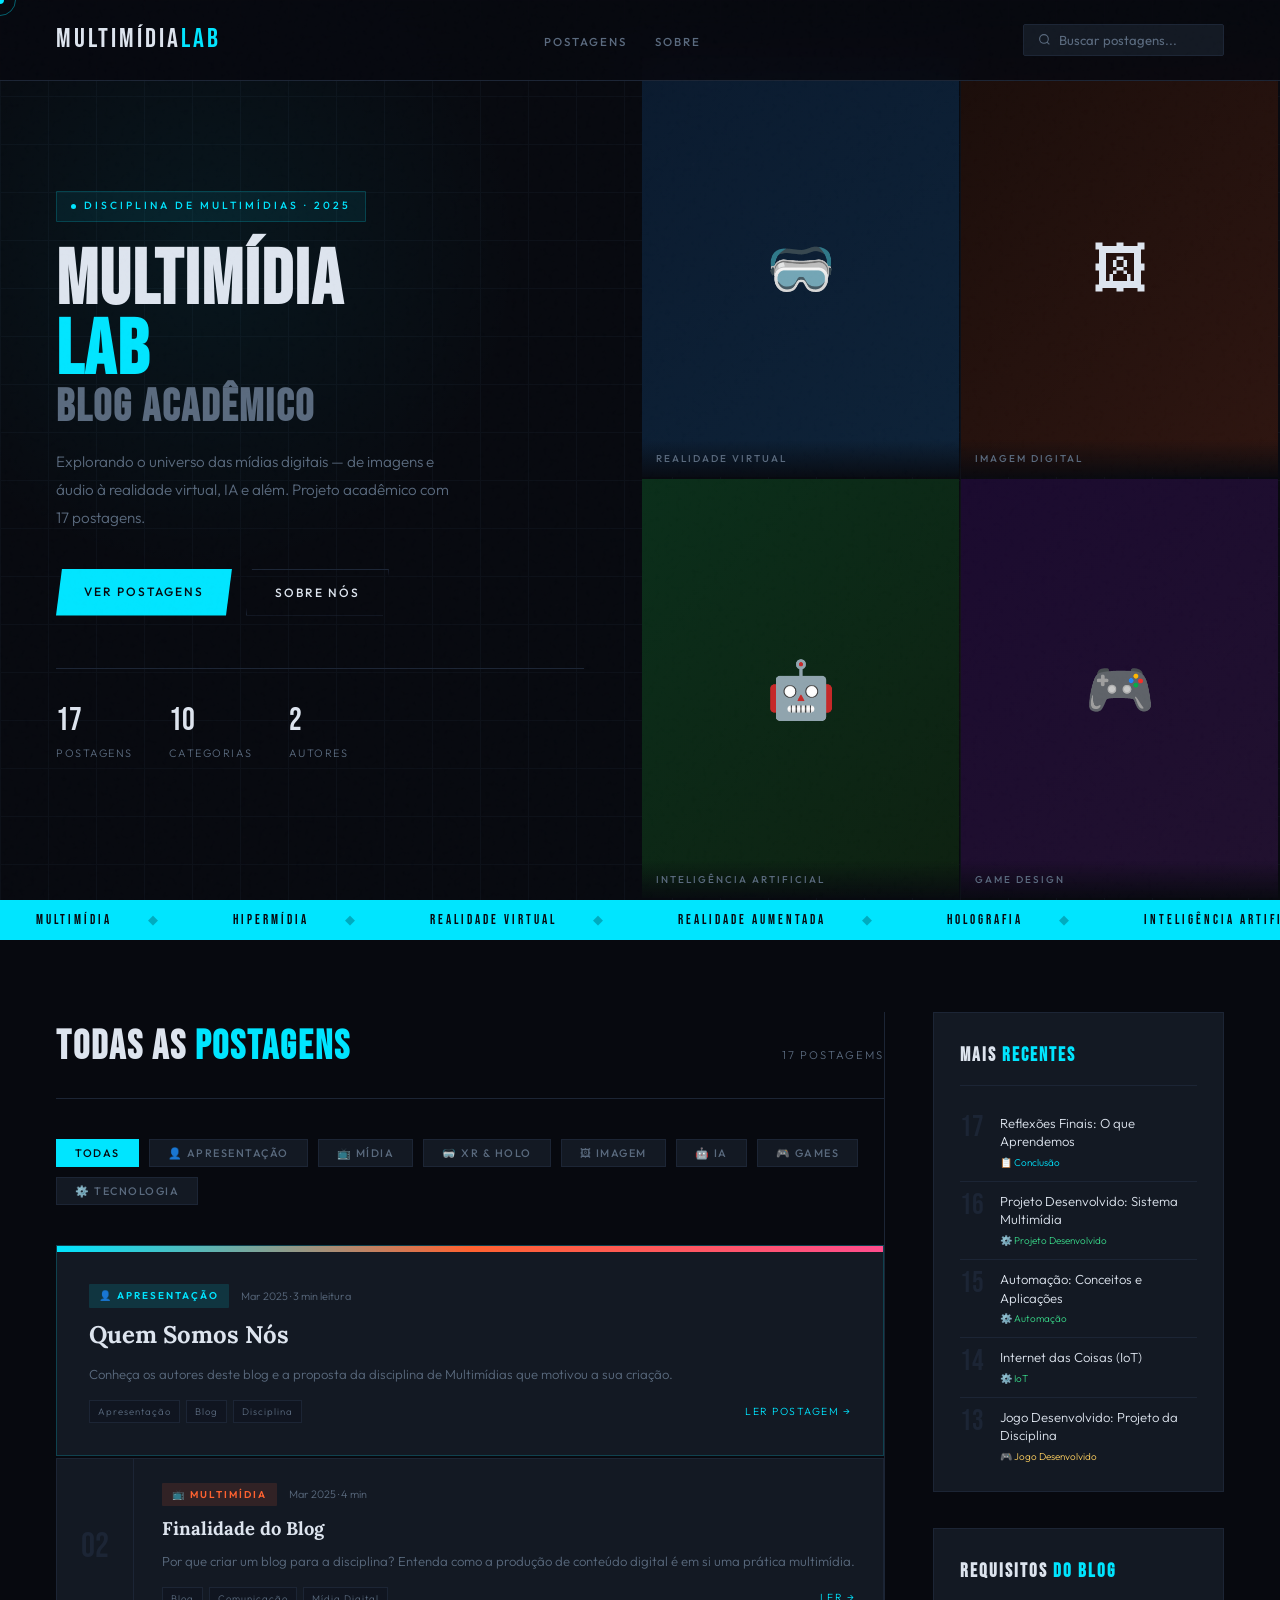
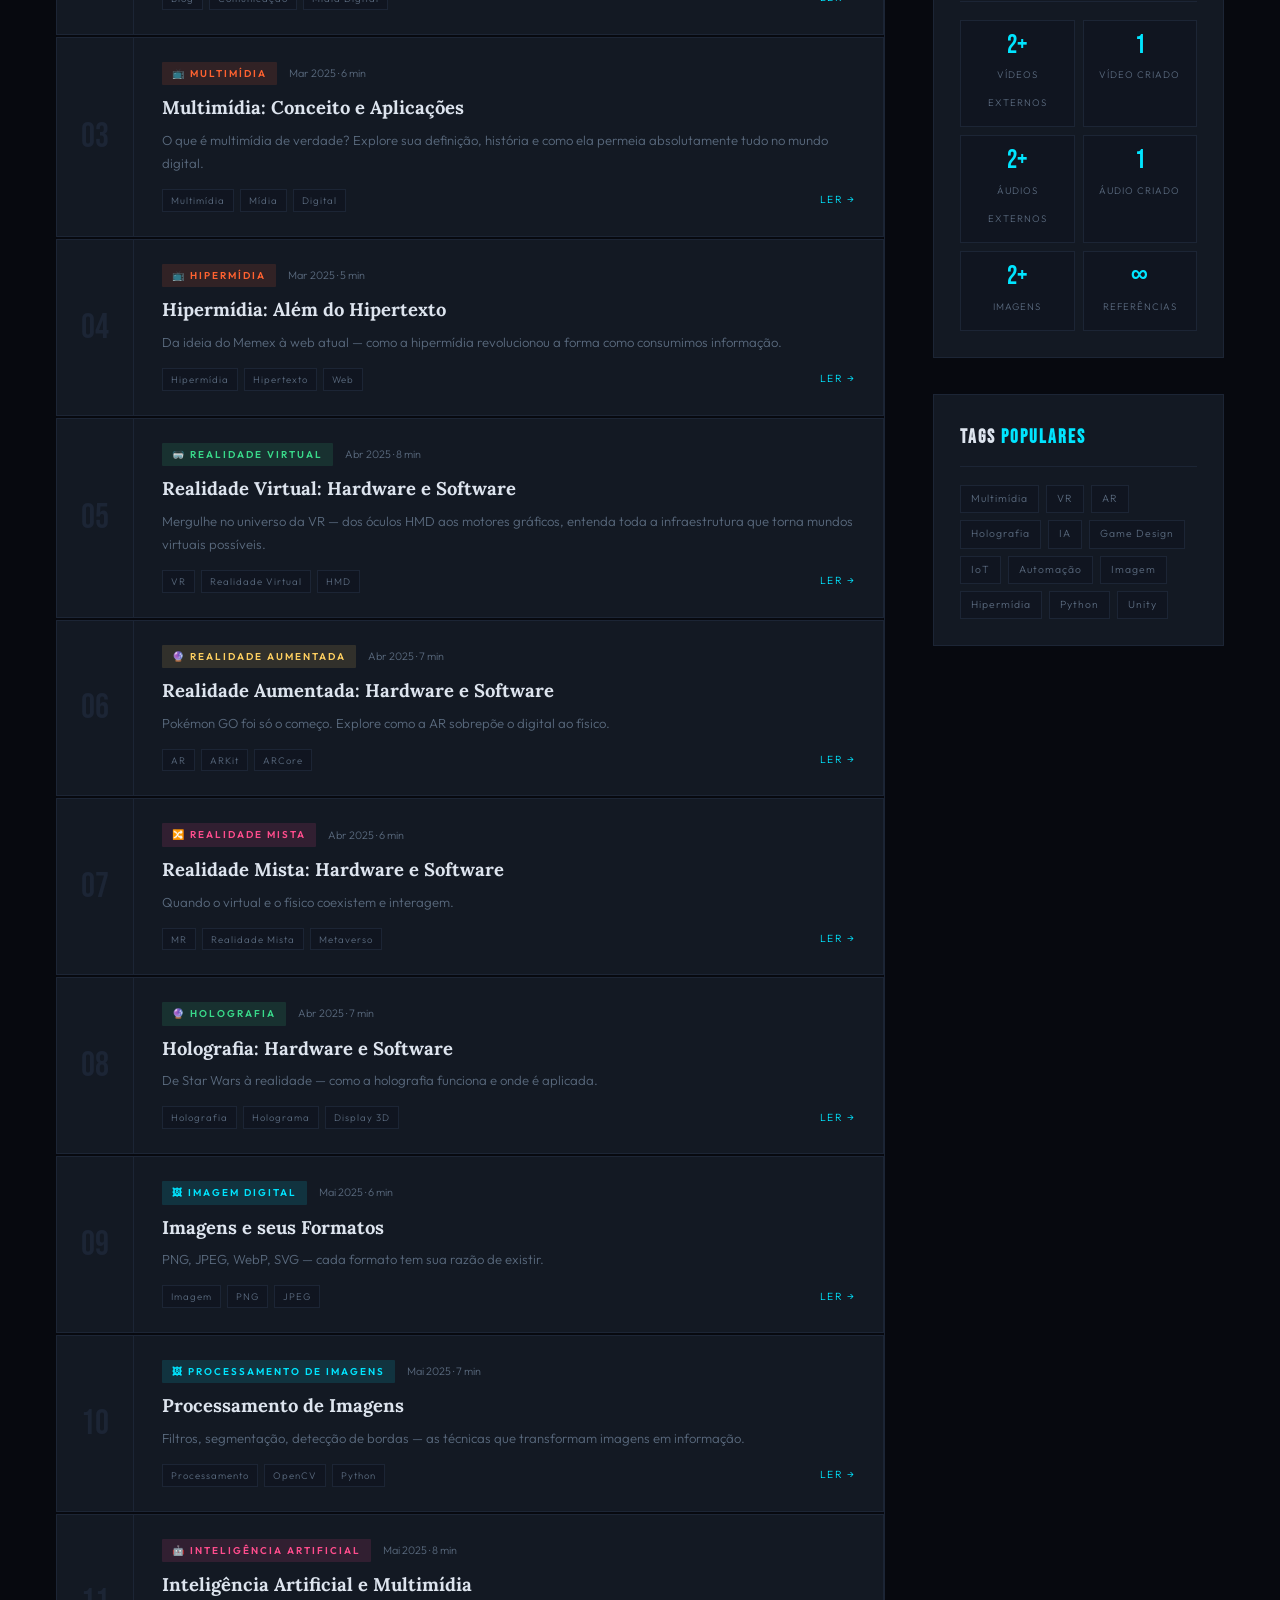
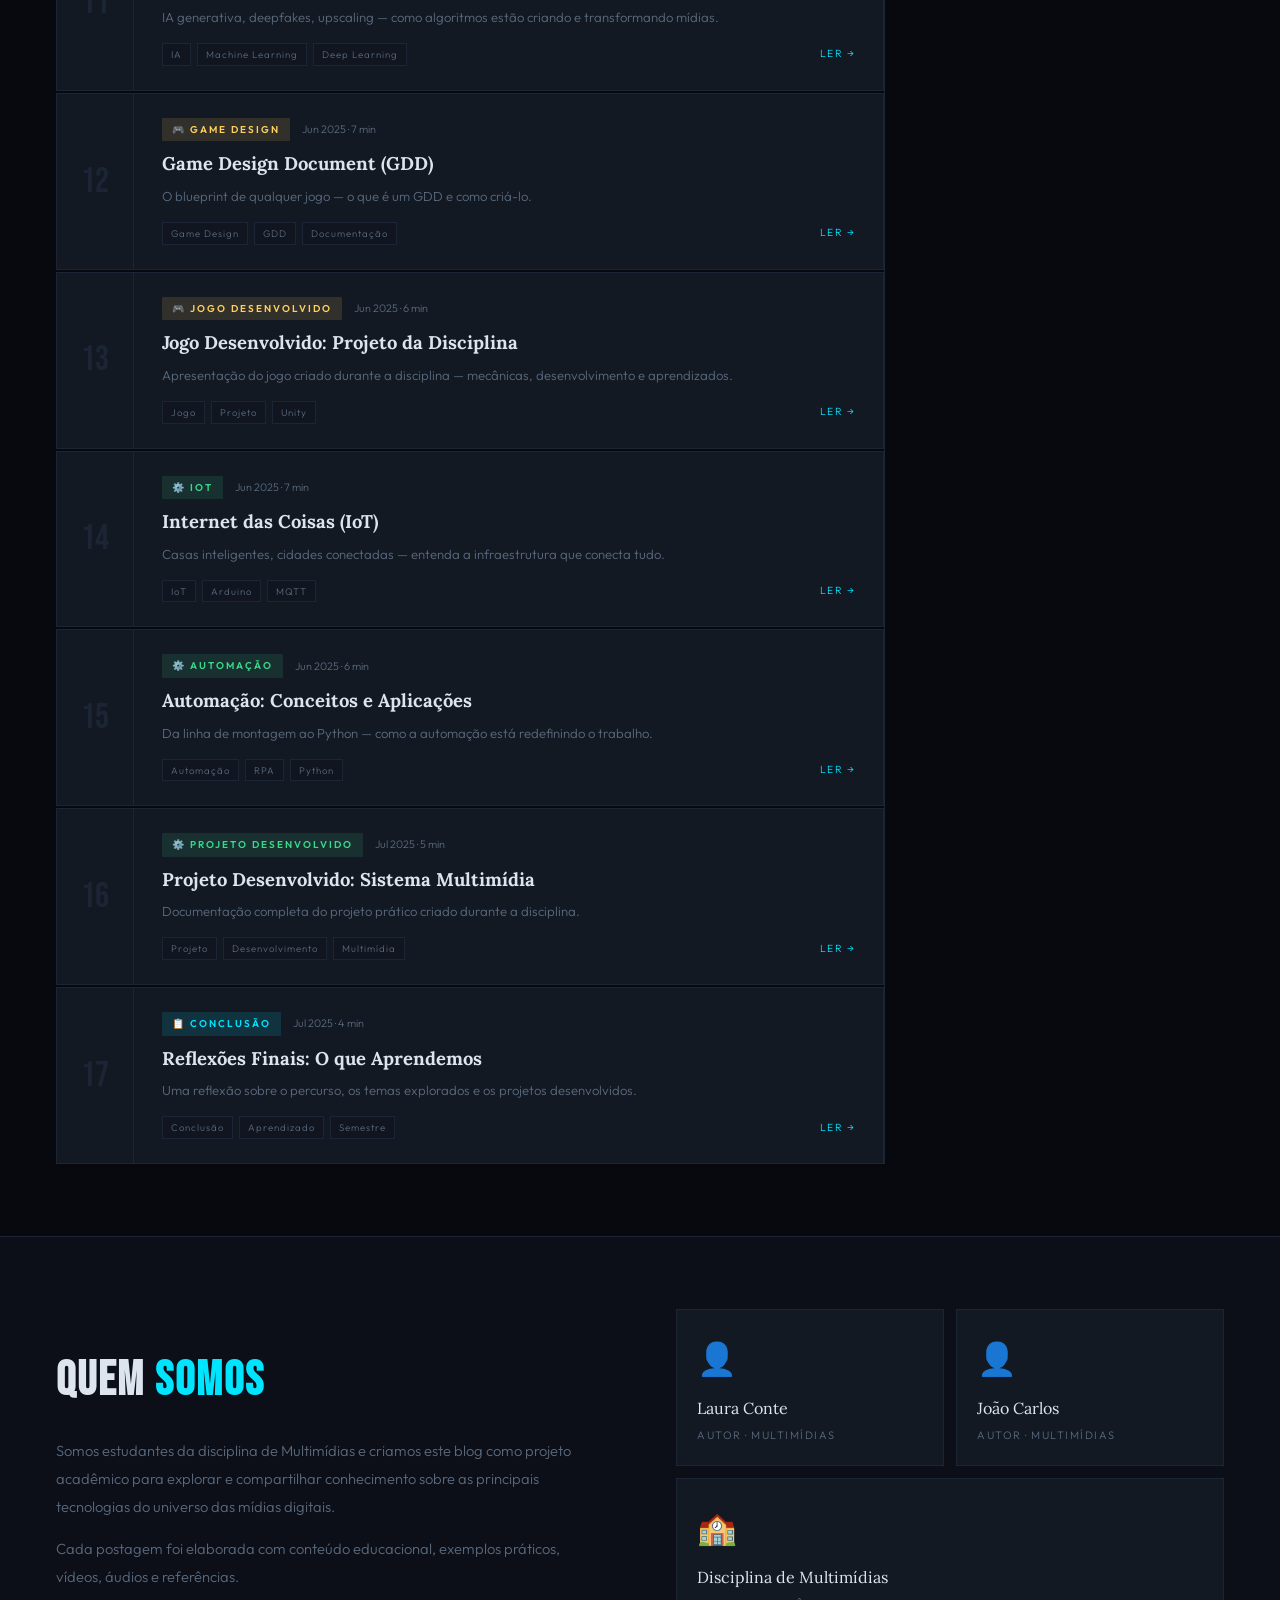
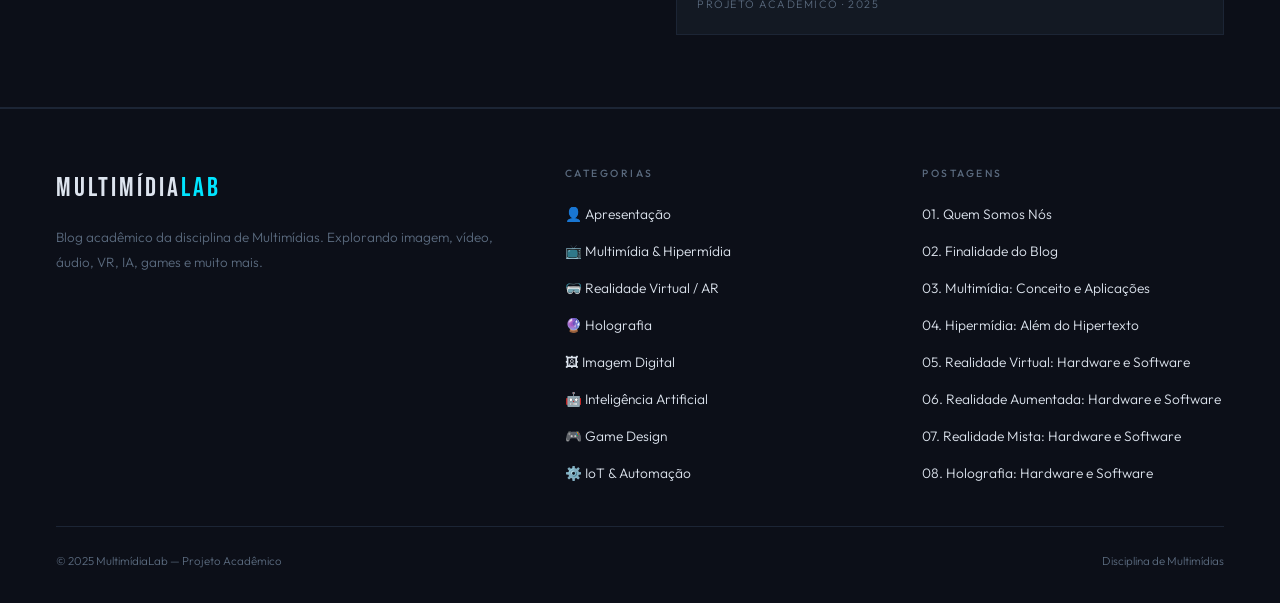
<file: index.html>
<!DOCTYPE html>
<html lang="pt-BR">
<head>
  <meta charset="UTF-8"/>
  <meta name="viewport" content="width=device-width, initial-scale=1.0"/>
  <title>MultimídiaLab — Blog Acadêmico</title>
  <link href="https://fonts.googleapis.com/css2?family=Bebas+Neue&family=Lora:ital,wght@0,600;1,400&family=Outfit:wght@300;400;500;600&display=swap" rel="stylesheet"/>
  <link rel="stylesheet" href="css/style.css"/>
</head>
<body>

<div id="cur"></div>
<div id="cur2"></div>
<div id="prog"></div>

<!-- NAV -->
<nav>
  <a class="logo" href="index.html">MULTIMÍDIA<em>LAB</em></a>
  <ul class="nav-links">
    <li><a href="#posts">Postagens</a></li>
    <li><a href="#sobre">Sobre</a></li>
  </ul>
  <div class="nav-right">
    <div class="search-box">
      <svg width="13" height="13" viewBox="0 0 24 24" fill="none" stroke="#5a6a7e" stroke-width="2"><circle cx="11" cy="11" r="8"/><path d="m21 21-4.35-4.35"/></svg>
      <input type="text" id="searchInput" placeholder="Buscar postagens..."/>
    </div>
  </div>
</nav>

<!-- HERO -->
<div class="hero">
  <div class="hero-grid"></div>
  <div class="hero-g1"></div>
  <div class="hero-g2"></div>
  <div class="hero-left">
    <div class="hero-badge">Disciplina de Multimídias · 2025</div>
    <h1 class="hero-h1">
      MULTIMÍDIA<br>
      <span class="c1">LAB</span><br>
      <span class="c2">Blog Acadêmico</span>
    </h1>
    <p class="hero-p">Explorando o universo das mídias digitais — de imagens e áudio à realidade virtual, IA e além. Projeto acadêmico com 17 postagens.</p>
    <div class="hero-btns">
      <a href="#posts" class="btn-c">Ver Postagens</a>
      <a href="#sobre" class="btn-o">Sobre Nós</a>
    </div>
    <div class="hero-stats">
      <div><span class="snum">17</span><span class="slbl">Postagens</span></div>
      <div><span class="snum">10</span><span class="slbl">Categorias</span></div>
      <div><span class="snum">2</span><span class="slbl">Autores</span></div>
    </div>
  </div>
  <div class="hero-right">
    <div class="hero-mosaic">
      <div class="mosaic-item m1" data-label="Realidade Virtual">🥽</div>
      <div class="mosaic-item m2" data-label="Imagem Digital">🖼</div>
      <div class="mosaic-item m3" data-label="Inteligência Artificial">🤖</div>
      <div class="mosaic-item m4" data-label="Game Design">🎮</div>
    </div>
  </div>
</div>

<!-- TICKER -->
<div class="ticker-wrap">
  <div class="ticker">
    <span>MULTIMÍDIA</span><span>HIPERMÍDIA</span><span>REALIDADE VIRTUAL</span><span>REALIDADE AUMENTADA</span><span>HOLOGRAFIA</span><span>INTELIGÊNCIA ARTIFICIAL</span><span>GAME DESIGN</span><span>IOT</span><span>AUTOMAÇÃO</span><span>IMAGEM DIGITAL</span>
    <span>MULTIMÍDIA</span><span>HIPERMÍDIA</span><span>REALIDADE VIRTUAL</span><span>REALIDADE AUMENTADA</span><span>HOLOGRAFIA</span><span>INTELIGÊNCIA ARTIFICIAL</span><span>GAME DESIGN</span><span>IOT</span><span>AUTOMAÇÃO</span><span>IMAGEM DIGITAL</span>
  </div>
</div>

<!-- MAIN -->
<div class="main-wrap" id="posts">
  <div class="posts-section">
    <div class="sec-hdr">
      <h2 class="sec-title">TODAS AS <em>POSTAGENS</em></h2>
      <span class="sec-sub" id="filterLabel">17 postagens</span>
    </div>
    <div class="cat-pills">
      <button class="pill on" onclick="filter('all',this)">Todas</button>
      <button class="pill" onclick="filter('apresentacao',this)">👤 Apresentação</button>
      <button class="pill" onclick="filter('midia',this)">📺 Mídia</button>
      <button class="pill" onclick="filter('xr',this)">🥽 XR & Holo</button>
      <button class="pill" onclick="filter('imagem',this)">🖼 Imagem</button>
      <button class="pill" onclick="filter('ia',this)">🤖 IA</button>
      <button class="pill" onclick="filter('game',this)">🎮 Games</button>
      <button class="pill" onclick="filter('tech',this)">⚙️ Tecnologia</button>
    </div>
    <div class="posts-list" id="postsList"></div>
  </div>

  <aside class="sidebar">
    <div class="widget">
      <h3 class="w-title">MAIS <em>RECENTES</em></h3>
      <div id="sidebarPosts"></div>
    </div>
    <div class="widget">
      <h3 class="w-title">REQUISITOS <em>DO BLOG</em></h3>
      <div class="req-grid">
        <div class="req-item"><span class="req-num">2+</span><span class="req-lbl">Vídeos externos</span></div>
        <div class="req-item"><span class="req-num">1</span><span class="req-lbl">Vídeo criado</span></div>
        <div class="req-item"><span class="req-num">2+</span><span class="req-lbl">Áudios externos</span></div>
        <div class="req-item"><span class="req-num">1</span><span class="req-lbl">Áudio criado</span></div>
        <div class="req-item"><span class="req-num">2+</span><span class="req-lbl">Imagens</span></div>
        <div class="req-item"><span class="req-num">∞</span><span class="req-lbl">Referências</span></div>
      </div>
    </div>
    <div class="widget">
      <h3 class="w-title">TAGS <em>POPULARES</em></h3>
      <div class="tags-wrap">
        <span class="wtag">Multimídia</span><span class="wtag">VR</span><span class="wtag">AR</span>
        <span class="wtag">Holografia</span><span class="wtag">IA</span><span class="wtag">Game Design</span>
        <span class="wtag">IoT</span><span class="wtag">Automação</span><span class="wtag">Imagem</span>
        <span class="wtag">Hipermídia</span><span class="wtag">Python</span><span class="wtag">Unity</span>
      </div>
    </div>
  </aside>
</div>

<!-- ABOUT -->
<div class="about-sec" id="sobre">
  <div>
    <h2 class="about-h">QUEM <em>SOMOS</em></h2>
    <!-- ✏️ EDITE: Coloque informações reais dos autores -->
    <p class="about-p">Somos estudantes da disciplina de Multimídias e criamos este blog como projeto acadêmico para explorar e compartilhar conhecimento sobre as principais tecnologias do universo das mídias digitais.</p>
    <p class="about-p">Cada postagem foi elaborada com conteúdo educacional, exemplos práticos, vídeos, áudios e referências.</p>
  </div>
  <div>
    <div class="students">
      <!-- ✏️ EDITE: Nomes e descrições dos autores -->
      <div class="student-card">
        <div class="student-avatar">👤</div>
        <div class="student-name">Laura Conte</div>
        <div class="student-role">Autor · Multimídias</div>
      </div>
      <div class="student-card">
        <div class="student-avatar">👤</div>
        <div class="student-name">João Carlos</div>
        <div class="student-role">Autor · Multimídias</div>
      </div>
      <div class="student-card" style="grid-column:1/-1">
        <div class="student-avatar">🏫</div>
        <div class="student-name">Disciplina de Multimídias</div>
        <div class="student-role">Projeto Acadêmico · 2025</div>
      </div>
    </div>
  </div>
</div>

<!-- FOOTER -->
<footer>
  <div class="footer-grid">
    <div class="footer-brand">
      <a class="logo" href="index.html">MULTIMÍDIA<em>LAB</em></a>
      <p>Blog acadêmico da disciplina de Multimídias. Explorando imagem, vídeo, áudio, VR, IA, games e muito mais.</p>
    </div>
    <div class="footer-col">
      <h5>Categorias</h5>
      <ul>
        <li><a href="#">👤 Apresentação</a></li>
        <li><a href="#">📺 Multimídia & Hipermídia</a></li>
        <li><a href="#">🥽 Realidade Virtual / AR</a></li>
        <li><a href="#">🔮 Holografia</a></li>
        <li><a href="#">🖼 Imagem Digital</a></li>
        <li><a href="#">🤖 Inteligência Artificial</a></li>
        <li><a href="#">🎮 Game Design</a></li>
        <li><a href="#">⚙️ IoT & Automação</a></li>
      </ul>
    </div>
    <div class="footer-col">
      <h5>Postagens</h5>
      <ul id="footerPosts"></ul>
    </div>
  </div>
  <div class="footer-bottom">
    <span>© 2025 MultimídiaLab — Projeto Acadêmico</span>
    <span>Disciplina de Multimídias</span>
  </div>
</footer>

<script src="js/posts.js"></script>
<script src="js/main.js"></script>
</body>
</html>
</file>
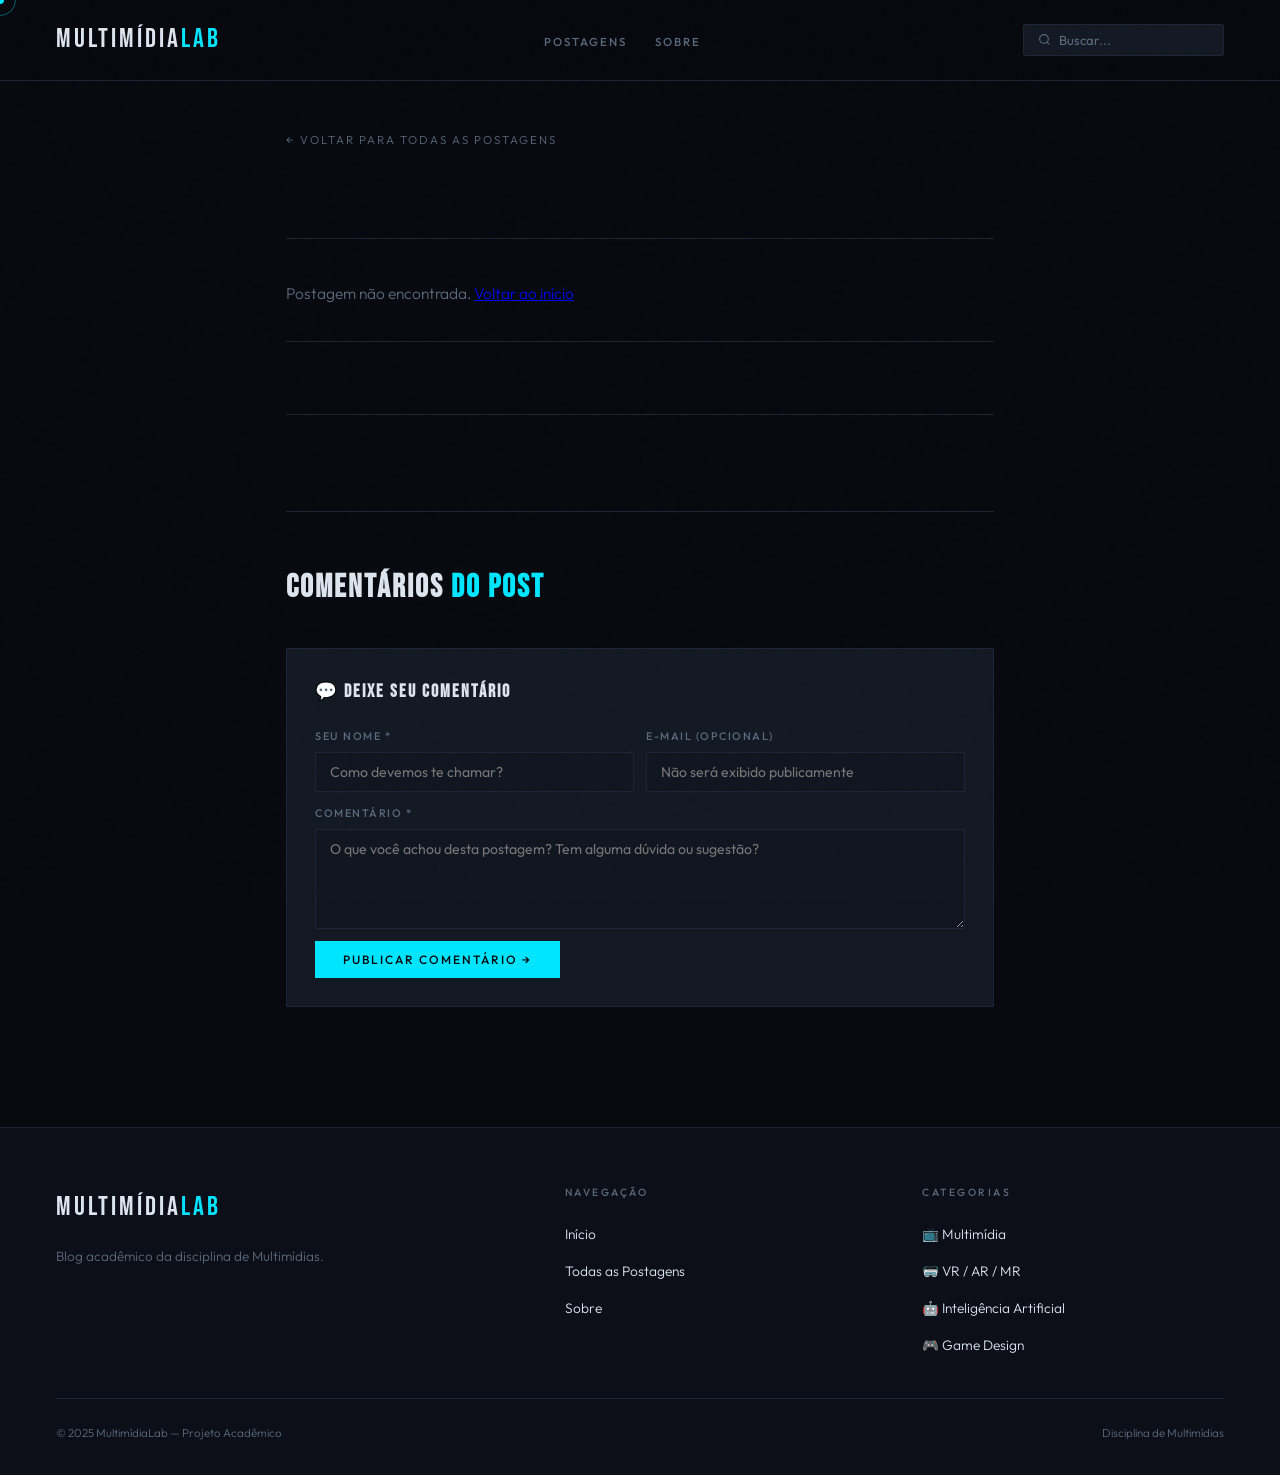
<file: posts/post.html>
<!DOCTYPE html>
<html lang="pt-BR">
<head>
  <meta charset="UTF-8"/>
  <meta name="viewport" content="width=device-width, initial-scale=1.0"/>
  <title>MultimídiaLab</title>
  <link href="https://fonts.googleapis.com/css2?family=Bebas+Neue&family=Lora:ital,wght@0,600;1,400&family=Outfit:wght@300;400;500;600&display=swap" rel="stylesheet"/>
  <link rel="stylesheet" href="../css/style.css"/>
</head>
<body>

<div id="cur"></div>
<div id="cur2"></div>
<div id="prog"></div>

<!-- NAV -->
<nav>
  <a class="logo" href="../index.html">MULTIMÍDIA<em>LAB</em></a>
  <ul class="nav-links">
    <li><a href="../index.html#posts">Postagens</a></li>
    <li><a href="../index.html#sobre">Sobre</a></li>
  </ul>
  <div class="nav-right">
    <div class="search-box">
      <svg width="13" height="13" viewBox="0 0 24 24" fill="none" stroke="#5a6a7e" stroke-width="2"><circle cx="11" cy="11" r="8"/><path d="m21 21-4.35-4.35"/></svg>
      <input type="text" placeholder="Buscar..." onclick="window.location.href='../index.html'" readonly style="cursor:pointer"/>
    </div>
  </div>
</nav>

<!-- POST -->
<div class="post-page">

  <!-- Back -->
  <a class="post-back" href="../index.html">← Voltar para todas as postagens</a>

  <!-- Header -->
  <span class="post-cat-badge" id="postCat"></span>
  <h1 class="post-title" id="postTitle"></h1>
  <div class="post-meta">
    <span id="postDate"></span>
    <span id="postRead"></span>
  </div>

  <!-- Body -->
  <div class="post-body" id="postBody"></div>

  <!-- Tags -->
  <div class="post-tags" id="postTags"></div>

  <!-- Post Navigation -->
  <div class="post-nav" id="postNav"></div>

  <!-- ═══════════════════════════════════════════════════════
       COMMENTS SECTION
       ═══════════════════════════════════════════════════════ -->
  <div class="comments-section">
    <h2 class="comments-title">COMENTÁRIOS <em>DO POST</em></h2>

    <!-- Form -->
    <div class="comment-form">
      <h4>💬 Deixe seu comentário</h4>
      <form id="commentForm" autocomplete="off">
        <div class="form-row">
          <div class="form-group">
            <label for="commentName">Seu nome *</label>
            <input type="text" id="commentName" placeholder="Como devemos te chamar?" maxlength="60" required/>
          </div>
          <div class="form-group">
            <label for="commentEmail">E-mail (opcional)</label>
            <input type="email" id="commentEmail" placeholder="Não será exibido publicamente"/>
          </div>
        </div>
        <div class="form-group form-group-full">
          <label for="commentText">Comentário *</label>
          <textarea id="commentText" placeholder="O que você achou desta postagem? Tem alguma dúvida ou sugestão?" maxlength="1000" required></textarea>
        </div>
        <button type="submit" class="btn-comment">Publicar comentário →</button>
        <div class="success-msg" id="commentSuccess">
          ✅ Comentário publicado com sucesso! Obrigado pela participação.
        </div>
      </form>
    </div>

    <!-- Count -->
    <div class="comment-count" id="commentCount"></div>

    <!-- List -->
    <div class="comment-list" id="commentList"></div>

  </div>
  <!-- END COMMENTS -->

</div>

<!-- FOOTER -->
<footer>
  <div class="footer-grid">
    <div class="footer-brand">
      <a class="logo" href="../index.html">MULTIMÍDIA<em>LAB</em></a>
      <p>Blog acadêmico da disciplina de Multimídias.</p>
    </div>
    <div class="footer-col">
      <h5>Navegação</h5>
      <ul>
        <li><a href="../index.html">Início</a></li>
        <li><a href="../index.html#posts">Todas as Postagens</a></li>
        <li><a href="../index.html#sobre">Sobre</a></li>
      </ul>
    </div>
    <div class="footer-col">
      <h5>Categorias</h5>
      <ul>
        <li><a href="../index.html">📺 Multimídia</a></li>
        <li><a href="../index.html">🥽 VR / AR / MR</a></li>
        <li><a href="../index.html">🤖 Inteligência Artificial</a></li>
        <li><a href="../index.html">🎮 Game Design</a></li>
      </ul>
    </div>
  </div>
  <div class="footer-bottom">
    <span>© 2025 MultimídiaLab — Projeto Acadêmico</span>
    <span>Disciplina de Multimídias</span>
  </div>
</footer>

<script src="../js/posts.js"></script>
<script src="../js/main.js"></script>
</body>
</html>
</file>
<file: css/style.css>
/* ============================================================
   MultimídiaLab — style.css
   ============================================================ */

:root {
  --bg:      #07090f;
  --bg2:     #0c0f18;
  --bg3:     #101520;
  --surf:    #131923;
  --border:  #1c2535;
  --cyan:    #00e5ff;
  --orange:  #ff6230;
  --green:   #39d98a;
  --yellow:  #ffd060;
  --pink:    #ff4d8d;
  --text:    #dde4ee;
  --muted:   #5a6a7e;
  --fd: 'Bebas Neue', sans-serif;
  --fs: 'Lora', serif;
  --fb: 'Outfit', sans-serif;
}

/* ── RESET ────────────────────────────────────────────── */
*, *::before, *::after { box-sizing: border-box; margin: 0; padding: 0; }
html { scroll-behavior: smooth; }
body {
  background: var(--bg);
  color: var(--text);
  font-family: var(--fb);
  font-weight: 300;
  line-height: 1.75;
  overflow-x: hidden;
  cursor: none;
}
::-webkit-scrollbar { width: 3px; }
::-webkit-scrollbar-track { background: var(--bg); }
::-webkit-scrollbar-thumb { background: var(--cyan); }

/* ── CURSOR ───────────────────────────────────────────── */
#cur {
  position: fixed; width: 8px; height: 8px;
  background: var(--cyan); border-radius: 50%;
  pointer-events: none; z-index: 9999;
  transform: translate(-50%,-50%);
  transition: width .15s, height .15s;
}
#cur2 {
  position: fixed; width: 32px; height: 32px;
  border: 1px solid rgba(0,229,255,.4); border-radius: 50%;
  pointer-events: none; z-index: 9998;
  transform: translate(-50%,-50%);
  transition: left .12s ease, top .12s ease, width .2s, height .2s;
}

/* ── NOISE OVERLAY ────────────────────────────────────── */
body::after {
  content: '';
  position: fixed; inset: 0;
  background-image: url("data:image/svg+xml,%3Csvg viewBox='0 0 200 200' xmlns='http://www.w3.org/2000/svg'%3E%3Cfilter id='n'%3E%3CfeTurbulence type='fractalNoise' baseFrequency='0.85' numOctaves='4'/%3E%3C/filter%3E%3Crect width='100%25' height='100%25' filter='url(%23n)' opacity='0.03'/%3E%3C/svg%3E");
  pointer-events: none; z-index: 9990; opacity: .5;
}

/* ── PROGRESS BAR ─────────────────────────────────────── */
#prog {
  position: fixed; top: 0; left: 0;
  height: 2px;
  background: linear-gradient(90deg, var(--cyan), var(--orange), var(--pink));
  width: 0; z-index: 1000;
}

/* ── NAV ──────────────────────────────────────────────── */
nav {
  position: fixed; top: 0; left: 0; right: 0;
  z-index: 900;
  display: flex; align-items: center; justify-content: space-between;
  padding: 16px 56px;
  background: rgba(7,9,15,.88);
  backdrop-filter: blur(20px);
  border-bottom: 1px solid var(--border);
  animation: fD .5s ease both;
}
.logo {
  font-family: var(--fd);
  font-size: 1.7rem; letter-spacing: 3px;
  color: var(--text); text-decoration: none; cursor: none;
}
.logo em { color: var(--cyan); font-style: normal; }
.nav-links { display: flex; gap: 28px; list-style: none; }
.nav-links a {
  font-size: .72rem; letter-spacing: 2px; text-transform: uppercase;
  color: var(--muted); text-decoration: none;
  transition: color .2s; font-weight: 500; cursor: none;
}
.nav-links a:hover { color: var(--cyan); }
.nav-right { display: flex; align-items: center; gap: 16px; }
.search-box {
  display: flex; align-items: center; gap: 8px;
  background: var(--surf); border: 1px solid var(--border);
  padding: 7px 14px; border-radius: 2px;
}
.search-box input {
  background: none; border: none; outline: none;
  color: var(--text); font-family: var(--fb);
  font-size: .82rem; width: 150px;
}
.search-box input::placeholder { color: var(--muted); }

/* ── HERO ─────────────────────────────────────────────── */
.hero {
  min-height: 100vh;
  display: grid; grid-template-columns: 1fr 1fr;
  padding-top: 56px; position: relative; overflow: hidden;
}
.hero-grid {
  position: absolute; inset: 0;
  background-image:
    linear-gradient(var(--border) 1px, transparent 1px),
    linear-gradient(90deg, var(--border) 1px, transparent 1px);
  background-size: 48px 48px; opacity: .25;
}
.hero-g1 {
  position: absolute; width: 700px; height: 700px; border-radius: 50%;
  background: radial-gradient(circle, rgba(0,229,255,.06) 0%, transparent 65%);
  top: -100px; left: -150px; pointer-events: none;
}
.hero-g2 {
  position: absolute; width: 500px; height: 500px; border-radius: 50%;
  background: radial-gradient(circle, rgba(255,98,48,.05) 0%, transparent 65%);
  bottom: 0; right: 0; pointer-events: none;
}
.hero-left {
  display: flex; flex-direction: column; justify-content: center;
  padding: 80px 56px; position: relative; z-index: 2;
  animation: fU .7s .1s ease both;
}
.hero-badge {
  display: inline-flex; align-items: center; gap: 8px;
  background: rgba(0,229,255,.07); border: 1px solid rgba(0,229,255,.18);
  color: var(--cyan); font-size: .65rem; letter-spacing: 3px;
  text-transform: uppercase; padding: 5px 14px;
  border-radius: 1px; margin-bottom: 24px; width: fit-content; font-weight: 500;
}
.hero-badge::before {
  content: ''; width: 5px; height: 5px;
  background: var(--cyan); border-radius: 50%;
  animation: pulse 2s infinite;
}
.hero-h1 {
  font-family: var(--fd);
  font-size: clamp(3.5rem, 6vw, 6.5rem);
  line-height: .92; letter-spacing: 2px; margin-bottom: 20px;
}
.hero-h1 .c1 { color: var(--cyan); }
.hero-h1 .c2 { color: var(--muted); font-size: clamp(2rem, 3.5vw, 4rem); display: block; }
.hero-p { color: var(--muted); font-size: .95rem; max-width: 400px; margin-bottom: 36px; line-height: 1.85; }
.hero-btns { display: flex; gap: 14px; flex-wrap: wrap; }
.btn-c {
  background: var(--cyan); color: var(--bg);
  padding: 12px 28px; font-family: var(--fb); font-size: .75rem;
  letter-spacing: 2px; text-transform: uppercase; font-weight: 500;
  cursor: none; text-decoration: none;
  transition: transform .2s, box-shadow .2s;
  clip-path: polygon(6px 0%, 100% 0%, calc(100% - 6px) 100%, 0% 100%);
  border: none; display: inline-block;
}
.btn-c:hover { transform: translateY(-2px); box-shadow: 0 8px 28px rgba(0,229,255,.25); }
.btn-o {
  background: transparent; color: var(--text);
  border: 1px solid var(--border);
  padding: 12px 28px; font-family: var(--fb); font-size: .75rem;
  letter-spacing: 2px; text-transform: uppercase; font-weight: 500;
  cursor: none; text-decoration: none;
  transition: border-color .2s, color .2s;
  clip-path: polygon(6px 0%, 100% 0%, calc(100% - 6px) 100%, 0% 100%);
  display: inline-block;
}
.btn-o:hover { border-color: var(--cyan); color: var(--cyan); }
.hero-stats { display: flex; gap: 36px; margin-top: 52px; padding-top: 36px; border-top: 1px solid var(--border); }
.snum { font-family: var(--fd); font-size: 2rem; color: var(--text); display: block; line-height: 1; }
.slbl { font-size: .68rem; color: var(--muted); letter-spacing: 1.5px; text-transform: uppercase; }
.hero-right { position: relative; overflow: hidden; animation: fU .7s .25s ease both; }
.hero-mosaic { display: grid; grid-template-columns: 1fr 1fr; grid-template-rows: 1fr 1fr; height: 100%; gap: 2px; padding: 2px; }
.mosaic-item {
  display: flex; align-items: center; justify-content: center;
  font-size: 3.5rem; position: relative; overflow: hidden;
  cursor: none; transition: filter .3s;
}
.mosaic-item:hover { filter: brightness(1.3); }
.mosaic-item::after {
  content: attr(data-label);
  position: absolute; bottom: 0; left: 0; right: 0;
  padding: 10px 14px;
  background: linear-gradient(transparent, rgba(7,9,15,.9));
  font-size: .62rem; letter-spacing: 2px; text-transform: uppercase;
  color: var(--muted); font-family: var(--fb); font-weight: 500;
}
.m1 { background: linear-gradient(135deg,#0a1a2e,#0d2238); }
.m2 { background: linear-gradient(135deg,#1a0d0a,#2e1510); }
.m3 { background: linear-gradient(135deg,#0a2e1a,#0d2010); }
.m4 { background: linear-gradient(135deg,#1a0a2e,#20102e); }

/* ── TICKER ───────────────────────────────────────────── */
.ticker-wrap { background: var(--cyan); overflow: hidden; padding: 9px 0; }
.ticker { display: flex; animation: tick 30s linear infinite; white-space: nowrap; }
.ticker span { font-family: var(--fd); font-size: .8rem; letter-spacing: 3px; color: var(--bg); padding: 0 36px; }
.ticker span::after { content: '◆'; padding-left: 36px; color: rgba(0,0,0,.25); }

/* ── MAIN LAYOUT ──────────────────────────────────────── */
.main-wrap {
  display: grid; grid-template-columns: 1fr 340px;
  gap: 0; max-width: 1400px; margin: 0 auto; padding: 72px 56px;
}

/* ── SECTION HEADER ───────────────────────────────────── */
.sec-hdr {
  display: flex; align-items: baseline; justify-content: space-between;
  margin-bottom: 40px; padding-bottom: 16px; border-bottom: 1px solid var(--border);
}
.sec-title { font-family: var(--fd); font-size: 2.5rem; letter-spacing: 2px; }
.sec-title em { color: var(--cyan); font-style: normal; }
.sec-sub { font-size: .7rem; letter-spacing: 2px; text-transform: uppercase; color: var(--muted); }

/* ── CATEGORY PILLS ───────────────────────────────────── */
.cat-pills { display: flex; gap: 10px; flex-wrap: wrap; margin-bottom: 40px; }
.pill {
  background: var(--surf); border: 1px solid var(--border);
  color: var(--muted); padding: 6px 18px; font-size: .68rem;
  letter-spacing: 1.5px; text-transform: uppercase; cursor: none;
  transition: all .2s; font-weight: 500; font-family: var(--fb);
}
.pill:hover, .pill.on { background: var(--cyan); border-color: var(--cyan); color: var(--bg); }

/* ── POST CARDS ───────────────────────────────────────── */
.posts-list { display: flex; flex-direction: column; gap: 2px; }
.pcard {
  background: var(--surf); border: 1px solid var(--border);
  display: grid; grid-template-columns: auto 1fr;
  overflow: hidden;
  transition: border-color .25s, transform .25s, box-shadow .25s;
  cursor: none; animation: fU .5s ease both;
}
.pcard:hover {
  border-color: var(--cyan); transform: translateX(4px);
  box-shadow: -4px 0 0 var(--cyan), 4px 0 24px rgba(0,229,255,.06);
}
.pcard-num {
  display: flex; align-items: center; justify-content: center;
  padding: 0 24px; border-right: 1px solid var(--border); min-width: 72px;
}
.pcard-num span {
  font-family: var(--fd); font-size: 2.2rem; color: var(--border);
  transition: color .25s; line-height: 1;
}
.pcard:hover .pcard-num span { color: var(--cyan); }
.pcard-body { padding: 24px 28px; }
.pcard-top { display: flex; align-items: center; gap: 12px; margin-bottom: 10px; }
.pcard-cat {
  font-size: .62rem; letter-spacing: 2px; text-transform: uppercase;
  font-weight: 600; padding: 3px 10px; border-radius: 1px;
}
.pcard-date { font-size: .68rem; color: var(--muted); }
.pcard-title { font-family: var(--fs); font-size: 1.15rem; line-height: 1.4; margin-bottom: 8px; color: var(--text); }
.pcard-excerpt {
  font-size: .82rem; color: var(--muted); line-height: 1.75;
  display: -webkit-box; -webkit-line-clamp: 2; -webkit-box-orient: vertical;
  overflow: hidden; margin-bottom: 14px;
}
.pcard-foot { display: flex; align-items: center; justify-content: space-between; }
.pcard-tags { display: flex; gap: 6px; flex-wrap: wrap; }
.ptag {
  font-size: .6rem; letter-spacing: 1px; color: var(--muted);
  background: var(--bg3); border: 1px solid var(--border); padding: 2px 8px;
}
.pcard-read {
  font-size: .65rem; letter-spacing: 1.5px; text-transform: uppercase;
  color: var(--cyan); display: flex; align-items: center; gap: 4px;
  transition: gap .2s; white-space: nowrap; text-decoration: none;
}
.pcard:hover .pcard-read { gap: 8px; }

/* Featured card */
.pcard-feat { grid-template-columns: 1fr; border-color: rgba(0,229,255,.2); }
.pcard-feat .pcard-body { padding: 32px; }
.pcard-feat .pcard-title { font-size: 1.5rem; margin-bottom: 12px; }
.pcard-feat-banner { height: 6px; background: linear-gradient(90deg, var(--cyan), var(--orange), var(--pink)); }

/* ── SIDEBAR ──────────────────────────────────────────── */
.sidebar {
  padding-left: 48px; border-left: 1px solid var(--border);
  display: flex; flex-direction: column; gap: 36px;
}
.widget { background: var(--surf); border: 1px solid var(--border); padding: 26px; }
.w-title { font-family: var(--fd); font-size: 1.2rem; letter-spacing: 2px; margin-bottom: 18px; padding-bottom: 12px; border-bottom: 1px solid var(--border); }
.w-title em { color: var(--cyan); font-style: normal; }
.w-post {
  display: flex; gap: 12px; padding: 10px 0;
  border-bottom: 1px solid var(--border); cursor: none;
  transition: padding-left .2s; text-decoration: none;
}
.w-post:last-child { border-bottom: none; padding-bottom: 0; }
.w-post:hover { padding-left: 4px; }
.w-post-n { font-family: var(--fd); font-size: 1.8rem; color: var(--border); line-height: 1; flex-shrink: 0; min-width: 28px; transition: color .2s; }
.w-post:hover .w-post-n { color: var(--cyan); }
.w-post-t { font-size: .82rem; color: var(--text); line-height: 1.4; }
.w-post-c { font-size: .62rem; color: var(--muted); margin-top: 3px; }
.tags-wrap { display: flex; flex-wrap: wrap; gap: 7px; }
.wtag {
  background: var(--bg3); border: 1px solid var(--border);
  color: var(--muted); font-size: .65rem; letter-spacing: 1px;
  padding: 4px 10px; cursor: none; transition: all .2s;
}
.wtag:hover { border-color: var(--cyan); color: var(--cyan); }
.req-grid { display: grid; grid-template-columns: 1fr 1fr; gap: 8px; }
.req-item { background: var(--bg3); border: 1px solid var(--border); padding: 12px; text-align: center; }
.req-num { font-family: var(--fd); font-size: 1.6rem; color: var(--cyan); display: block; line-height: 1; }
.req-lbl { font-size: .6rem; color: var(--muted); letter-spacing: 1px; text-transform: uppercase; margin-top: 2px; }

/* ── ABOUT SECTION ────────────────────────────────────── */
.about-sec {
  background: var(--bg2);
  border-top: 1px solid var(--border); border-bottom: 1px solid var(--border);
  padding: 72px 56px;
  display: grid; grid-template-columns: 1fr 1fr;
  gap: 72px; align-items: center;
}
.about-h { font-family: var(--fd); font-size: 3rem; letter-spacing: 2px; margin-bottom: 14px; }
.about-h em { color: var(--cyan); font-style: normal; }
.about-p { color: var(--muted); line-height: 1.9; margin-bottom: 14px; font-size: .92rem; }
.students { display: grid; grid-template-columns: 1fr 1fr; gap: 12px; }
.student-card {
  background: var(--surf); border: 1px solid var(--border);
  padding: 20px; transition: border-color .2s;
}
.student-card:hover { border-color: var(--cyan); }
.student-avatar { font-size: 2rem; margin-bottom: 8px; }
.student-name { font-family: var(--fs); font-size: 1rem; margin-bottom: 4px; }
.student-role { font-size: .68rem; color: var(--muted); letter-spacing: 1.5px; text-transform: uppercase; }

/* ── FOOTER ───────────────────────────────────────────── */
footer { background: var(--bg2); border-top: 1px solid var(--border); padding: 56px 56px 32px; }
.footer-grid { display: grid; grid-template-columns: 1.5fr 1fr 1fr; gap: 56px; margin-bottom: 40px; }
.footer-brand p { color: var(--muted); font-size: .84rem; line-height: 1.85; margin-top: 12px; }
.footer-col h5 { font-size: .65rem; letter-spacing: 2.5px; text-transform: uppercase; color: var(--muted); margin-bottom: 16px; font-weight: 500; }
.footer-col ul { list-style: none; display: flex; flex-direction: column; gap: 9px; }
.footer-col ul a { font-size: .86rem; color: var(--text); text-decoration: none; transition: color .2s; cursor: none; }
.footer-col ul a:hover { color: var(--cyan); }
.footer-bottom {
  display: flex; justify-content: space-between; align-items: center;
  padding-top: 24px; border-top: 1px solid var(--border);
  font-size: .72rem; color: var(--muted);
}

/* ── POST PAGE ────────────────────────────────────────── */
.post-page { max-width: 820px; margin: 0 auto; padding: 120px 56px 80px; }
.post-back {
  display: inline-flex; align-items: center; gap: 8px;
  font-size: .72rem; letter-spacing: 2px; text-transform: uppercase;
  color: var(--muted); text-decoration: none; margin-bottom: 40px;
  transition: color .2s; cursor: none;
}
.post-back:hover { color: var(--cyan); }
.post-cat-badge {
  font-size: .65rem; letter-spacing: 2px; text-transform: uppercase;
  font-weight: 600; padding: 4px 12px; border-radius: 1px;
  display: inline-block; margin-bottom: 16px;
}
.post-title {
  font-family: var(--fs); font-size: clamp(1.8rem, 4vw, 3rem);
  line-height: 1.2; margin-bottom: 16px;
}
.post-meta { display: flex; gap: 20px; color: var(--muted); font-size: .78rem; margin-bottom: 40px; padding-bottom: 32px; border-bottom: 1px solid var(--border); }
.post-body { font-size: .97rem; line-height: 1.9; color: var(--text); }
.post-body h3 { font-family: var(--fs); font-size: 1.3rem; margin: 32px 0 12px; border-left: 3px solid var(--cyan); padding-left: 14px; }
.post-body h4 { font-size: .82rem; letter-spacing: 1.5px; text-transform: uppercase; color: var(--cyan); margin: 24px 0 10px; font-weight: 600; }
.post-body p { margin-bottom: 16px; color: var(--muted); }
.post-body strong { color: var(--text); font-weight: 500; }
.post-body ul { color: var(--muted); padding-left: 22px; margin-bottom: 16px; }
.post-body li { margin-bottom: 8px; }
.post-body .info-box {
  background: rgba(0,229,255,.05); border: 1px solid rgba(0,229,255,.15);
  padding: 14px 18px; margin: 20px 0; border-radius: 2px; font-size: .88rem;
}
.post-body .info-box p { margin: 0; font-size: .88rem; }
.media-block {
  background: var(--bg3); border: 1px solid var(--border);
  padding: 14px 18px; margin: 10px 0;
  display: flex; align-items: center; gap: 14px; border-radius: 2px;
}
.media-block .media-icon { font-size: 1.4rem; flex-shrink: 0; }
.media-block .media-label { font-size: .65rem; letter-spacing: 1.5px; text-transform: uppercase; color: var(--muted); font-weight: 500; }
.media-block .media-title { font-size: .88rem; color: var(--text); margin-top: 2px; }
.media-block .media-src { font-size: .72rem; color: var(--cyan); margin-top: 2px; }
.ref-list { list-style: none; padding: 0; }
.ref-list li { display: flex; align-items: flex-start; gap: 8px; padding: 6px 0; border-bottom: 1px solid var(--border); font-size: .82rem; color: var(--muted); }
.ref-list li::before { content: '↗'; color: var(--cyan); flex-shrink: 0; }
.post-tags { display: flex; flex-wrap: wrap; gap: 8px; margin-top: 32px; padding-top: 24px; border-top: 1px solid var(--border); }

/* ── POST NAV ─────────────────────────────────────────── */
.post-nav {
  display: grid; grid-template-columns: 1fr 1fr;
  gap: 16px; margin-top: 48px; padding-top: 32px;
  border-top: 1px solid var(--border);
}
.post-nav-item {
  background: var(--surf); border: 1px solid var(--border);
  padding: 18px 22px; text-decoration: none;
  transition: border-color .2s, transform .2s; cursor: none;
}
.post-nav-item:hover { border-color: var(--cyan); transform: translateY(-2px); }
.post-nav-label { font-size: .62rem; letter-spacing: 2px; text-transform: uppercase; color: var(--muted); margin-bottom: 4px; }
.post-nav-title { font-family: var(--fs); font-size: .95rem; color: var(--text); }
.post-nav-item.next { text-align: right; }

/* ── COMMENTS ─────────────────────────────────────────── */
.comments-section {
  margin-top: 64px; padding-top: 48px; border-top: 1px solid var(--border);
}
.comments-title { font-family: var(--fd); font-size: 2rem; letter-spacing: 2px; margin-bottom: 32px; }
.comments-title em { color: var(--cyan); font-style: normal; }

/* Comment form */
.comment-form { background: var(--surf); border: 1px solid var(--border); padding: 28px; margin-bottom: 40px; }
.comment-form h4 { font-family: var(--fd); font-size: 1.1rem; letter-spacing: 2px; margin-bottom: 20px; color: var(--text); }
.form-row { display: grid; grid-template-columns: 1fr 1fr; gap: 12px; margin-bottom: 12px; }
.form-group { display: flex; flex-direction: column; gap: 6px; }
.form-group label { font-size: .68rem; letter-spacing: 1.5px; text-transform: uppercase; color: var(--muted); font-weight: 500; }
.form-group input,
.form-group textarea {
  background: var(--bg3); border: 1px solid var(--border);
  color: var(--text); font-family: var(--fb); font-size: .88rem;
  padding: 10px 14px; outline: none;
  transition: border-color .2s; resize: vertical;
}
.form-group input:focus,
.form-group textarea:focus { border-color: var(--cyan); }
.form-group textarea { min-height: 100px; }
.form-group-full { grid-column: 1 / -1; }
.btn-comment {
  background: var(--cyan); color: var(--bg);
  border: none; padding: 11px 28px; font-family: var(--fb);
  font-size: .75rem; letter-spacing: 2px; text-transform: uppercase;
  font-weight: 500; cursor: none; transition: transform .2s, box-shadow .2s;
  margin-top: 12px;
}
.btn-comment:hover { transform: translateY(-2px); box-shadow: 0 6px 20px rgba(0,229,255,.2); }

/* Comment list */
.comment-list { display: flex; flex-direction: column; gap: 16px; }
.comment-item {
  background: var(--surf); border: 1px solid var(--border);
  padding: 22px 26px; animation: fU .4s ease both;
}
.comment-header { display: flex; align-items: center; justify-content: space-between; margin-bottom: 10px; }
.comment-author { display: flex; align-items: center; gap: 12px; }
.comment-avatar {
  width: 36px; height: 36px; border-radius: 50%;
  background: linear-gradient(135deg, var(--cyan), var(--orange));
  display: flex; align-items: center; justify-content: center;
  font-family: var(--fd); font-size: 1rem; color: var(--bg); flex-shrink: 0;
}
.comment-name { font-size: .9rem; font-weight: 500; color: var(--text); }
.comment-date { font-size: .68rem; color: var(--muted); }
.comment-text { font-size: .88rem; color: var(--muted); line-height: 1.75; }
.comment-empty {
  text-align: center; padding: 40px;
  background: var(--surf); border: 1px dashed var(--border);
  color: var(--muted); font-size: .88rem;
}
.comment-empty span { display: block; font-size: 2rem; margin-bottom: 8px; }
.comment-count {
  font-size: .72rem; letter-spacing: 2px; text-transform: uppercase;
  color: var(--muted); margin-bottom: 20px;
}
.comment-count strong { color: var(--cyan); }
.success-msg {
  background: rgba(57,217,138,.08); border: 1px solid rgba(57,217,138,.2);
  color: var(--green); padding: 12px 18px; font-size: .84rem;
  margin-top: 12px; display: none;
}

/* ── ANIMATIONS ───────────────────────────────────────── */
@keyframes fU { from { opacity:0; transform:translateY(24px); } to { opacity:1; transform:translateY(0); } }
@keyframes fD { from { opacity:0; transform:translateY(-16px); } to { opacity:1; transform:translateY(0); } }
@keyframes pulse { 0%,100%{opacity:1;transform:scale(1)} 50%{opacity:.4;transform:scale(.75)} }
@keyframes tick  { from{transform:translateX(0)} to{transform:translateX(-50%)} }

/* ── RESPONSIVE ───────────────────────────────────────── */
@media (max-width: 900px) {
  nav { padding: 14px 20px; }
  .nav-links { display: none; }
  .hero { grid-template-columns: 1fr; }
  .hero-right { height: 260px; }
  .hero-left { padding: 56px 20px 36px; }
  .main-wrap { grid-template-columns: 1fr; padding: 48px 20px; }
  .sidebar { padding-left: 0; border-left: none; border-top: 1px solid var(--border); padding-top: 40px; }
  .about-sec { grid-template-columns: 1fr; padding: 48px 20px; gap: 32px; }
  footer { padding: 40px 20px; }
  .footer-grid { grid-template-columns: 1fr; gap: 28px; }
  .post-page { padding: 100px 20px 60px; }
  .form-row { grid-template-columns: 1fr; }
  .post-nav { grid-template-columns: 1fr; }
}
</file>
